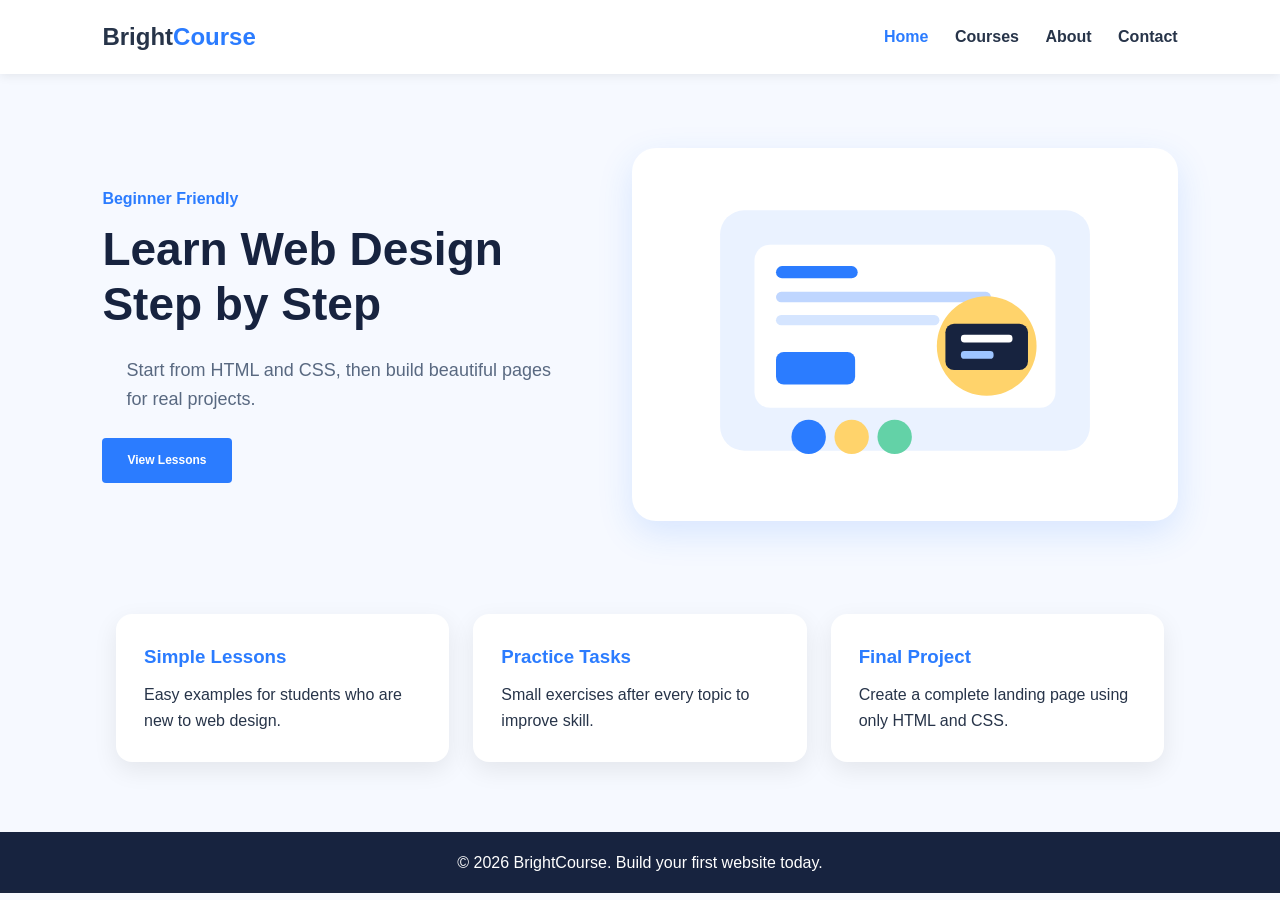
<file: index.html>
<!DOCTYPE html>
<html lang="en">

<head>
  <meta charset="UTF-8">
  <!-- The viewport meta tag ensures the website scales correctly on mobile devices -->
  <meta name="viewport" content="width=device-width, initial-scale=1.0">
  <title>Bright Web Course - Home</title>
  <!-- Link to the external CSS stylesheet that styles all pages -->
  <link rel="stylesheet" href="style.css">
</head>

<body>

  <!-- ==================== MAIN HEADER & NAVIGATION ==================== -->
  <!-- The <header> tag represents the top area containing the logo and main navigation menu -->
  <header class="site-header">
    <!-- The brand logo. The <span> tag allows us to style "Course" differently from "Bright" in CSS -->
    <div class="logo">Bright<span>Course</span></div>

    <!-- The <nav> tag holds the navigation links to other pages -->
    <nav>
      <!-- The "active" class marks the current page in the menu so it stays highlighted -->
      <a class="active" href="index.html">Home</a>
      <a href="courses.html">Courses</a>
      <a href="about.html">About</a>
      <a href="contact.html">Contact</a>
    </nav>
  </header>

  <!-- ==================== MAIN CONTENT ==================== -->
  <!-- The <main> tag contains the primary unique content of the page -->
  <main>

    <!-- Hero Section (Two-Column Layout) -->
    <!-- The hero section is the first visual block visitors see. We style it side-by-side using Flexbox -->
    <section class="hero">

      <!-- Left Column: Heading and Call-to-Action Text -->
      <div class="hero-text">
        <p class="tag">Beginner Friendly</p>
        <h1>Learn Web Design Step by Step</h1>
        <p class="lead">Start from HTML and CSS, then build beautiful pages for real projects.</p>
        <a class="button" href="courses.html">View Lessons</a>
      </div>

      <!-- Right Column: Visual illustration card -->
      <div class="hero-card">
        <img src="assets/home-illustration.svg" alt="Student learning web design">
      </div>

    </section>

    <!-- Features Section (Three-Column Layout) -->
    <!-- A horizontal row of three benefit cards, styled side-by-side using Flexbox in CSS -->
    <section class="features">

      <!-- Feature Card 1 -->
      <div class="feature-card">
        <h3>Simple Lessons</h3>
        <p>Easy examples for students who are new to web design.</p>
      </div>

      <!-- Feature Card 2 -->
      <div class="feature-card">
        <h3>Practice Tasks</h3>
        <p>Small exercises after every topic to improve skill.</p>
      </div>

      <!-- Feature Card 3 -->
      <div class="feature-card">
        <h3>Final Project</h3>
        <p>Create a complete landing page using only HTML and CSS.</p>
      </div>

    </section>
  </main>

  <!-- ==================== FOOTER ==================== -->
  <!-- The <footer> tag is used for the bottom of the page, containing copyright info -->
  <footer>
    <p>&copy; 2026 BrightCourse. Build your first website today.</p>
  </footer>

</body>

</html>
</file>
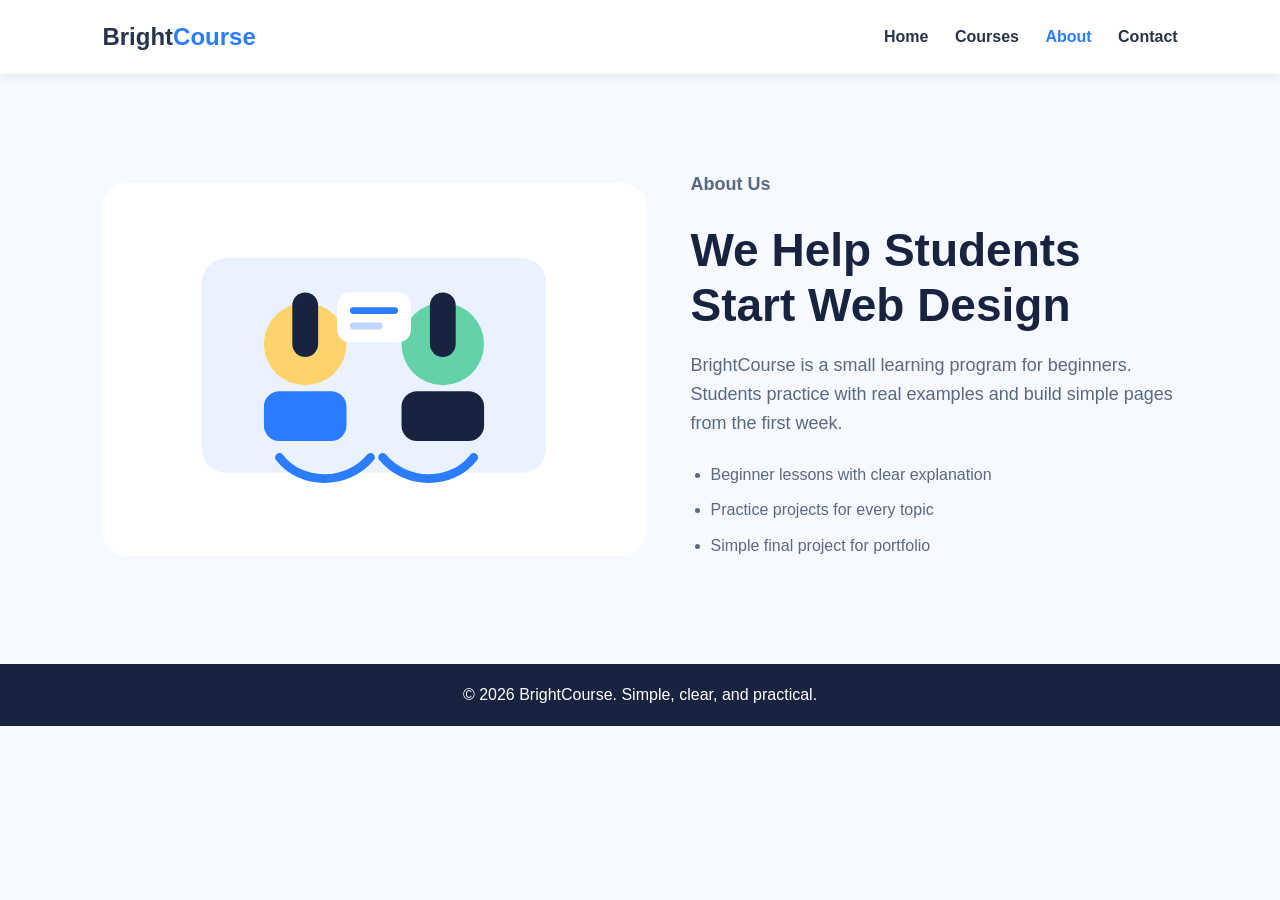
<file: about.html>
<!DOCTYPE html>
<html lang="en">
<head>
  <meta charset="UTF-8">
  <meta name="viewport" content="width=device-width, initial-scale=1.0">
  <title>Bright Web Course - About</title>
  <link rel="stylesheet" href="style.css">
</head>
<body>

  <!-- ==================== MAIN HEADER & NAVIGATION ==================== -->
  <header class="site-header">
    <div class="logo">Bright<span>Course</span></div>
    <nav>
      <a href="index.html">Home</a>
      <a href="courses.html">Courses</a>
      <!-- Active link is set to "About" for this page -->
      <a class="active" href="about.html">About</a>
      <a href="contact.html">Contact</a>
    </nav>
  </header>

  <!-- ==================== MAIN CONTENT ==================== -->
  <main>
    
    <!-- About Section (Two-Column Layout) -->
    <!-- Similar to the Hero on the home page, this section splits the image and text side-by-side using Flexbox -->
    <section class="about-section">
      
      <!-- Left Column: Visual Image Card -->
      <div class="about-image">
        <img src="assets/about-illustration.svg" alt="Team teaching web design">
      </div>
      
      <!-- Right Column: Text Information and Bullet Points -->
      <div class="about-text">
        <p class="tag">About Us</p>
        <h1>We Help Students Start Web Design</h1>
        <p>BrightCourse is a small learning program for beginners. Students practice with real examples and build simple pages from the first week.</p>
        
        <!-- Bullet point lists (<ul> for Unordered List, <li> for List Item) -->
        <ul>
          <li>Beginner lessons with clear explanation</li>
          <li>Practice projects for every topic</li>
          <li>Simple final project for portfolio</li>
        </ul>
      </div>
      
    </section>
  </main>

  <!-- ==================== FOOTER ==================== -->
  <footer>
    <p>&copy; 2026 BrightCourse. Simple, clear, and practical.</p>
  </footer>

</body>
</html>
</file>
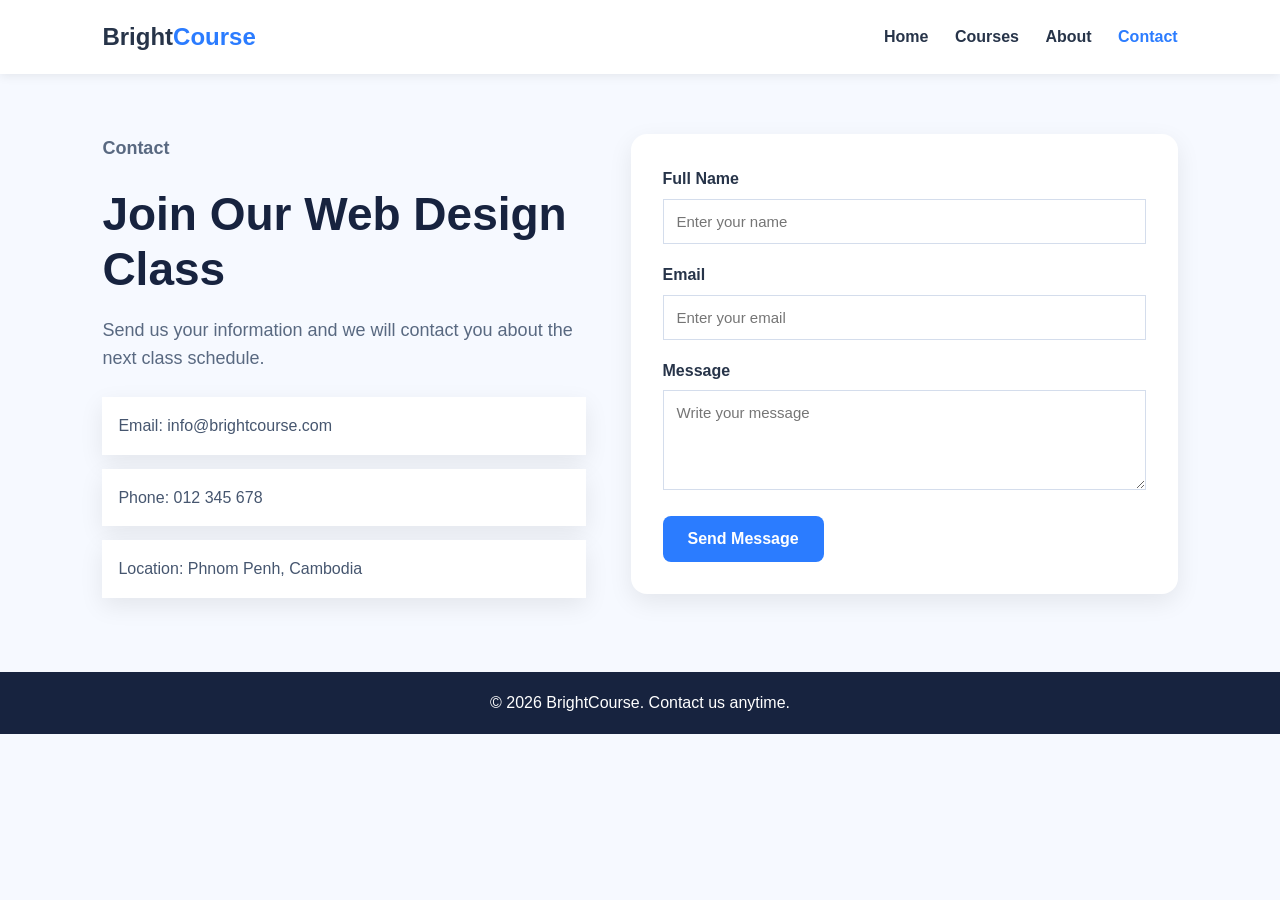
<file: contact.html>
<!DOCTYPE html>
<html lang="en">
<head>
  <meta charset="UTF-8">
  <meta name="viewport" content="width=device-width, initial-scale=1.0">
  <title>Bright Web Course - Contact</title>
  <link rel="stylesheet" href="style.css">
</head>
<body>

  <!-- ==================== MAIN HEADER & NAVIGATION ==================== -->
  <header class="site-header">
    <div class="logo">Bright<span>Course</span></div>
    <nav>
      <a href="index.html">Home</a>
      <a href="courses.html">Courses</a>
      <a href="about.html">About</a>
      <!-- Active link is set to "Contact" for this page -->
      <a class="active" href="contact.html">Contact</a>
    </nav>
  </header>

  <!-- ==================== MAIN CONTENT ==================== -->
  <main>
    
    <!-- Contact Container (Two Columns: Info on left, Form on right) -->
    <section class="contact-wrapper">
      
      <!-- Left Column: School Contact Info Details -->
      <div class="contact-info">
        <p class="tag">Contact</p>
        <h1>Join Our Web Design Class</h1>
        <p>Send us your information and we will contact you about the next class schedule.</p>
        
        <!-- Info boxes showing plain contact information blocks -->
        <div class="info-box">Email: info@brightcourse.com</div>
        <div class="info-box">Phone: 012 345 678</div>
        <div class="info-box">Location: Phnom Penh, Cambodia</div>
      </div>

      <!-- Right Column: Interactive HTML Form -->
      <!-- The <form> element allows users to input information and submit it -->
      <form class="contact-form">
        <!-- The <label> provides a clickable, visible description for an input element -->
        <!-- The "for" attribute MUST match the input's "id" attribute to link them together -->
        <label for="name">Full Name</label>
        <!-- <input> is a single-line text input field -->
        <input id="name" type="text" placeholder="Enter your name">

        <label for="email">Email</label>
        <input id="email" type="email" placeholder="Enter your email">

        <label for="message">Message</label>
        <!-- <textarea> is a multi-line input field, perfect for messages and comments -->
        <textarea id="message" rows="5" placeholder="Write your message"></textarea>

        <!-- Submit button -->
        <button type="button">Send Message</button>
      </form>
      
    </section>
  </main>

  <!-- ==================== FOOTER ==================== -->
  <footer>
    <p>&copy; 2026 BrightCourse. Contact us anytime.</p>
  </footer>

</body>
</html>
</file>
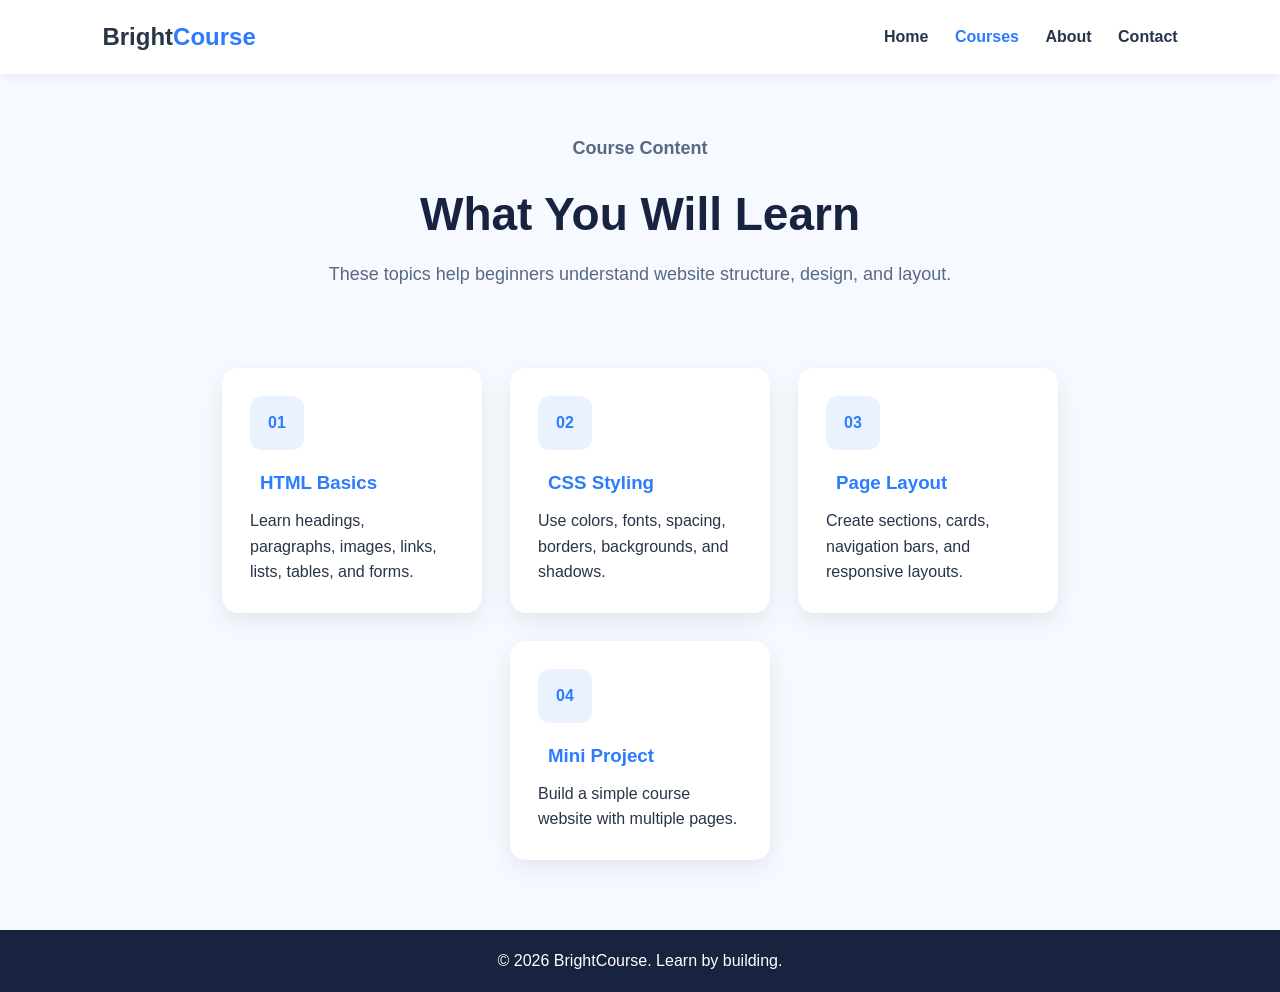
<file: courses.html>
<!DOCTYPE html>
<html lang="en">
<head>
  <meta charset="UTF-8">
  <meta name="viewport" content="width=device-width, initial-scale=1.0">
  <title>Bright Web Course - Courses</title>
  <link rel="stylesheet" href="style.css">
</head>
<body>

  <!-- ==================== MAIN HEADER & NAVIGATION ==================== -->
  <header class="site-header">
    <div class="logo">Bright<span>Course</span></div>
    <nav>
      <a href="index.html">Home</a>
      <!-- Active link is set to "Courses" for this page -->
      <a class="active" href="courses.html">Courses</a>
      <a href="about.html">About</a>
      <a href="contact.html">Contact</a>
    </nav>
  </header>

  <!-- ==================== MAIN CONTENT ==================== -->
  <main>
    
    <!-- Page Header (Centered Title Section) -->
    <section class="page-title">
      <p class="tag">Course Content</p>
      <h1>What You Will Learn</h1>
      <p>These topics help beginners understand website structure, design, and layout.</p>
    </section>

    <!-- Grid Layout Section -->
    <!-- The course-grid wraps multiple items that wrap automatically if they exceed row width -->
    <section class="course-grid">
      
      <!-- Course Card 1 -->
      <div class="course-card">
        <!-- Number indicator block, styled in CSS to look like a small square tag -->
        <div class="icon-box">01</div>
        <h3>HTML Basics</h3>
        <p>Learn headings, paragraphs, images, links, lists, tables, and forms.</p>
      </div>
      
      <!-- Course Card 2 -->
      <div class="course-card">
        <div class="icon-box">02</div>
        <h3>CSS Styling</h3>
        <p>Use colors, fonts, spacing, borders, backgrounds, and shadows.</p>
      </div>
      
      <!-- Course Card 3 -->
      <div class="course-card">
        <div class="icon-box">03</div>
        <h3>Page Layout</h3>
        <p>Create sections, cards, navigation bars, and responsive layouts.</p>
      </div>
      
      <!-- Course Card 4 -->
      <div class="course-card">
        <div class="icon-box">04</div>
        <h3>Mini Project</h3>
        <p>Build a simple course website with multiple pages.</p>
      </div>
      
    </section>
  </main>

  <!-- ==================== FOOTER ==================== -->
  <footer>
    <p>&copy; 2026 BrightCourse. Learn by building.</p>
  </footer>

</body>
</html>
</file>
<file: style.css>
/* ==========================================================================
   BRIGHTCOURSE STYLESHEET - STUDENT PRACTICE WORKSHEET
   This file is organized by section. All style properties have been removed.
   Your task is to fill in the correct CSS properties based on the comments!
   ========================================================================== */

/* ==========================================
   1. RESET & GLOBAL STYLES
   ========================================== */

/* The '*' selector targets every single HTML element on the page */
* {
  /* Hint: Clear default browser spacing outside elements (margin) */
  margin: 0;
  /* Hint: Clear default browser spacing inside elements (padding) */
  padding: 0;
  /* Hint: Include padding and border in the element's total width and height (box-sizing: border-box) */
  box-sizing: border-box;
}

body {
  /* Hint: Set the font family to 'Arial, sans-serif' */
  font-family: Arial, Helvetica, sans-serif;
  /* Hint: Set the background color to a soft light blue/gray (#f6f9ff) */
  background-color: #f6f9ff;
  /* Hint: Set the text color to a dark slate (#273449) */
  color: #273449;
  /* Hint: Set the line height to 1.6 to control vertical spacing between text lines */
  line-height: 1.6;
}

/* Global Heading 1 style, used on multiple pages */
h1 {
  /* Hint: Set font size to 46px */
  font-size: 46px;
  /* Hint: Set line height to 1.2 */
  line-height: 1.2;
  /* Hint: Set text color to a dark charcoal/blue (#17233f) */
  color: #17233f;
  /* Hint: Set spacing below the heading (margin-bottom) to 18px */
  margin-bottom: 18px;
}

/* Shared tag indicator (small colored subheadings) */
.tag {
  /* Hint: Set color to bright brand blue (#2b7cff) */
  color: #2b7cff;
  /* Hint: Set font-weight to bold */
  font-weight: bold;
  /* Hint: Set space below the tag (margin-bottom) to 10px */
  margin-bottom: 10px;
}


/* ==========================================
   2. NAVIGATION HEADER
   ========================================= */

.site-header {
  /* Hint: Set background color to white */
  background-color: white;
  /* Hint: Activate Flexbox layout (display: flex) */
  display: flex;
  /* Hint: Vertically center logo and nav items (align-items: center) */
  align-items: center;
  /* Hint: Push logo to left, nav links to right (justify-content: space-between) */
  justify-content: space-between;
  /* Hint: Set padding to 18px top/bottom, 8% left/right */
  padding: 18px 8% 18px 8%;
  /* Hint: Add a soft shadow beneath the header (box-shadow: 0 2px 10px rgba(0, 0, 0, 0.08)) */
  box-shadow:  0 2px 10px rgba(0, 0, 0, 0.08);
}

.logo {
  /* Hint: Set font size to 24px */
  font-size: 24px;
  /* Hint: Set font weight to bold */
  font-weight: bold;
  /* Hint: Set text color to dark indigo (#263a63) */
  color: (#263a63);
}

/* Target the span tag inside the logo to color it differently */
.logo span {
  /* Hint: Set text color to bright brand blue (#2b7cff) */
  color: #2b7cff;
}

/* Style navigation links */
nav a {
  /* Hint: Set text color to dark slate (#273449) */
  color: #273449;
  /* Hint: Remove the default underline from links (text-decoration: none) */
  text-decoration: none;
  /* Hint: Space out links horizontally on the left by 22px (margin-left) */
  margin-left: 22px; 
  /* Hint: Set font weight to bold */
  font-weight: bold;
}

/* Styles links when hovered OR when active (highlighted on current page) */
nav a:hover,
nav a.active {
  /* Hint: Change text color to bright brand blue (#2b7cff) */
  color: #2b7cff;
}


/* ==========================================
   3. BUTTON COMPONENTS
   ========================================== */

/* Shared class for standard action buttons */
.button {
  /* Hint: Allow setting margins/paddings like a block, but flow like inline text (display: inline-block) */
  display: inline-block;
  /* Hint: Set background color to bright brand blue (#2b7cff) */
  background-color: #2b7cff;
  /* Hint: Set text color to white */
  color: white;
  /* Hint: Remove text underline (text-decoration: none) */
  text-decoration: none;
  /* Hint: Set padding to 13px top/bottom, 25px left/right */
  padding: 13px 25px  ;
  /* Hint: Round the corners of the button by 8px (border-radius) */
  border-radius:  4px;
  /* Hint: Remove border styling (border: none) */
  border: none;
  /* Hint: Set font size to 16px */
  font-size: 12px;
  /* Hint: Set font weight to bold */
  font-weight: bold;
  /* Hint: Show a hand cursor when hovered (cursor: pointer) */
  cursor: pointer;
}

/* Hover style for the button */
.button:hover {
  /* Hint: Change background color to a darker blue on hover (#175ec9) */
  background-color: #175ec9;
}


/* ==========================================
   4. HOME PAGE (Hero & Features Section)
   ========================================== */

/* Hero container (splits text and image card) */
.hero {
  /* Hint: Set minimum height to 520px */
  min-height: 520px;
  /* Hint: Activate Flexbox layout (display: flex) */
  display: flex;
  /* Hint: Align items vertically in the center (align-items: center) */
  align-items: center;
  /* Hint: Push columns to separate sides (justify-content: space-between) */
  justify-content: space-between;
  /* Hint: Set padding to 60px top/bottom, 8% left/right */
  padding: 60px 8%;
  /* Hint: Add 40px of space between the left and right columns (gap) */
  gap: 40px;
}

.hero-text {
  /* Hint: Let the text container grow/shrink to take up half the space (flex: 1) */
  flex: 1;
}

/* Stylized lead paragraph for hero section */
.lead {
  /* Hint: Set font size to 18px */
  font-size: 18px;
  /* Hint: Set color to cool grey/slate (#596981) */
  color: #596981;
  /* Hint: Add margin below the paragraph of 24px */
  margin: 24px;
}

/* The box card containing the illustration image */
.hero-card {
  /* Hint: Let the card container grow/shrink to take up half the space (flex: 1) */
  flex: 1;
  /* Hint: Set background color to white */
  background-color: white;
  /* Hint: Round the card corners by 24px (border-radius) */
  border-radius: 24px;
  /* Hint: Set padding inside card to 28px */
  padding: 28px;
  /* Hint: Add a glowing soft blue shadow (box-shadow: 0 12px 35px rgba(43, 124, 255, 0.15)) */
  box-shadow: 0 12px 35px rgba(43, 124, 255, 0.15);
  /* Hint: Center-align all text and images inside the card */
  text-align: center;
}

.hero-card img {
  /* Hint: Scale image width to fill 100% of container */
  width: 100%;
  /* Hint: Prevent image from growing wider than 430px (max-width) */
  max-width: 430px;
}

/* Features section wrapper */
.features {
  /* Hint: Activate Flexbox layout (display: flex) */
  display: flex;
  /* Hint: Center the cards horizontally (justify-content: center) */
  justify-content: center;
  /* Hint: Set gap between cards to 24px */
  gap: 24px;
  /* Hint: Set padding to 20px top, 8% left/right, 70px bottom */
  padding: 20px 8% 70px 8%;
}

/* Feature cards */
.feature-card {
  /* Hint: Set card width to 31% to fit 3 cards evenly on one line */
  width: 31%;
  /* Hint: Set padding inside the card to 28px */
  padding: 28px;
  /* Hint: Set background color to white */
  background-color: white;
  /* Hint: Round corners by 16px (border-radius) */
  border-radius: 16px;
  /* Hint: Add soft grey card shadow (box-shadow: 0 8px 25px rgba(0, 0, 0, 0.08)) */
 box-shadow: 0 8px 25px rgba(0, 0, 0, 0.08); 
}

.feature-card h3 {
  /* Hint: Set header color to bright brand blue (#2b7cff) */
  color: #2b7cff;
  /* Hint: Add space below the heading (margin-bottom) of 10px */
  margin-bottom: 10px;
}


/* ==========================================
   5. COURSES PAGE
   ========================================== */

/* Header section on the Courses page */
.page-title {
  /* Hint: Center-align all text */
  text-align: center;
  /* Hint: Set padding to 60px top, 20px left/right, 35px bottom */
  padding: 60px 20px 35px;
}

.page-title p {
  /* Hint: Set font size to 18px */
  font-size: 18px;
  /* Hint: Set text color to cool grey/slate (#596981) */
  color: #596981;
  /* Hint: Add margin below the text of 24px */
  margin-bottom: 24px;
}

/* Grid of course cards */
.course-grid {
  /* Hint: Activate Flexbox layout (display: flex) */
  display: flex;
  /* Hint: Center cards horizontally (justify-content: center) */
  justify-content: center;
  /* Hint: Set gap between cards to 24px */
  gap: 28px;
  /* Hint: Set padding to 20px top, 8% left/right, 70px bottom */
  padding: 20px 8% 70px;
  /* Hint: Allow cards to wrap to the next line on mobile/smaller screens (flex-wrap: wrap) */
  flex-wrap: wrap;
}

/* Individual course card styling */
.course-card {
  /* Hint: Set fixed width of card to 260px */
  width: 260px;
  /* Hint: Set padding inside card to 28px */
  padding: 28px;
  /* Hint: Set background color to white */
  background-color: white;
  /* Hint: Round card corners by 16px (border-radius) */
  border-radius: 16px;
  /* Hint: Add soft grey card shadow (box-shadow: 0 8px 25px rgba(0, 0, 0, 0.08)) */
  box-shadow: 0 8px 25px rgba(0, 0, 0, 0.08);
}

.course-card h3 {
  /* Hint: Set heading color to bright brand blue (#2b7cff) */
  color: #2b7cff;
  /* Hint: Set margin below heading to 10px */
  margin: 10px;
}

/* Small square box displaying course numbers (e.g. 01, 02) */
.icon-box {
  /* Hint: Set box width to 54px */
  width: 54px;
  /* Hint: Set box height to 54px */
  height: 54px;
  /* Hint: Set background color to very soft blue (#eaf2ff) */
  background-color:#eaf2ff ;
  /* Hint: Set text color to bright brand blue (#2b7cff) */
  color: #2b7cff;
  /* Hint: Round corners by 12px (border-radius) */
  border-radius: 12px;
  /* Hint: Center-align text horizontally */
  text-align: center;
  /* Hint: Vertically center text by matching line-height to height (54px) */
  line-height: 54px;
  /* Hint: Set font-weight to bold */
  font-weight: bold;
  /* Hint: Set space below the box (margin-bottom) to 18px */
  margin-bottom:18px;
}


/* ==========================================
   6. ABOUT PAGE
   ========================================== */

/* Layout wrapper on the About page */
.about-section {
  /* Hint: Set minimum height to 590px */
  min-height: 590px;
  /* Hint: Activate Flexbox layout (display: flex) */
  display: flex;
  /* Hint: Center items vertically (align-items: center) */
  align-items: center;
  /* Hint: Set gap between columns to 45px */
  gap: 45px;
  /* Hint: Set padding to 60px top/bottom, 8% left/right */
  padding: 60px 8%;
}

.about-image {
  /* Hint: Let the image card container grow/shrink to take up half space (flex: 1) */
  flex:1;
  /* Hint: Set background color to white */
  background-color: white;
  /* Hint: Round corners by 24px (border-radius) */
  border-radius: 24px;
  /* Hint: Set padding inside to 28px */
  padding: 28px;
  /* Hint: Add soft glowing blue shadow (box-shadow: 0.150 12px 35px rgba(43, 124, 255, )) */
  box-shadow: 0 0.150 12px 35px rgba(43, 124, 255, 0.15);
  /* Hint: Center-align content inside */
  text-align: center;
}

.about-image img {
  /* Hint: Scale image to fill 100% of container */
  width: 100%;
  /* Hint: Limit image max width to 430px */
  max-width: 430px;
}

.about-text {
  /* Hint: Let the text container grow/shrink to take up half space (flex: 1) */
  flex: 1;
}

.about-text p {
  /* Hint: Set font size to 18px */
  font-size: 18px;
  /* Hint: Set color to cool grey/slate (#596981) */
  color: #596981;
  /* Hint: Set margin below text to 24px */
  margin-bottom: 24px;
}

/* Styling lists inside the about text */
.about-text ul {
  /* Hint: Indent list from left by 20px (margin-left) */
  margin-left: 20px;
  /* Hint: Set list text color to cool grey/slate (#596981) */
  color: #596981;
}

.about-text li {
  /* Hint: Add space below each list item (margin-bottom) of 10px */
  margin-bottom: 10px;
}


/* ==========================================
   7. CONTACT PAGE
   ========================================== */

/* Layout wrapper on the Contact page */
.contact-wrapper {
  /* Hint: Set minimum height to 590px */
  min-height: 590px;
  /* Hint: Activate Flexbox layout (display: flex) */
  display: flex;
  /* Hint: Align items to top of section (align-items: flex-start) */
  align-items: flex-start;
  /* Hint: Set gap between info and form to 45px */
  gap: 45px;
  /* Hint: Set padding to 60px top/bottom, 8% left/right */
  padding: 60px 8%;
}

.contact-info {
  /* Hint: Let info container grow/shrink to take up half space (flex: 1) */
  flex: 1;
}

.contact-info p {
  /* Hint: Set font size to 18px */
  font-size: 18px;
  /* Hint: Set text color to cool grey/slate (#596981) */
  color:#596981;
  /* Hint: Set margin below paragraph to 24px */
  margin-bottom: 24px;
}

/* Contact info detail blocks */
.info-box {
  /* Hint: Set padding inside box to 16px */
  padding: 16px;
  /* Hint: Set space below box (margin-bottom) to 14px */
  margin-bottom: 14px;
  /* Hint: Set text color to steel grey (#46566f) */
  color: #46566f;
  /* Hint: Set background color to white */
  background-color: white;
  /* Hint: Round card corners by 16px (border-radius) */
  border: 16px;
  /* Hint: Add soft grey card shadow (box-shadow: 0 8px 25px rgba(0, 0, 0, 0.08)) */
  box-shadow: 0 8px 25px rgba(0, 0, 0, 0.08);
}

/* Contact form card styling */
.contact-form {
  /* Hint: Let the form container grow/shrink to take up half space (flex: 1) */
  flex: 1;
  /* Hint: Set padding inside form to 32px */
  padding: 32px;
  /* Hint: Set background color to white */
  background-color: white;
  /* Hint: Round form card corners by 16px (border-radius) */
  border-radius: 16px;
  /* Hint: Add soft grey card shadow (box-shadow: 0 8px 25px rgba(0, 0, 0, 0.08)) */
  box-shadow: 0 8px 25px rgba(0, 0, 0, 0.08);
}

.contact-form label {
  /* Hint: Stack labels vertically above their inputs (display: block) */
  display: block;
  /* Hint: Make label text bold */
  font-weight: bold;
  /* Hint: Add spacing below label (margin-bottom) of 7px */
  margin-bottom: 7px;
}

.contact-form input,
.contact-form textarea {
  /* Hint: Form fields span 100% width of their container */
  width: 100%;
  /* Hint: Set padding inside fields to 13px */
  padding: 13px;
  /* Hint: Add spacing below fields (margin-bottom) of 18px */
  margin-bottom: 18px;
  /* Hint: Set border to 1px solid light blue/grey (#d4ddec) */
  border: 1px solid #d4ddec;
  /* Hint: Round input corners by 8px (border-radius) */
  border-radius: 8 px;
  /* Hint: Set font-family to 'Arial, sans-serif' */
  font-family: Arial,sans-serif;
  /* Hint: Set font size to 15px */
  font-size: 15px;
}

/* Custom textarea adjustments for text input */
.contact-form textarea {
  /* Hint: Set starting height of message field to 100px */
  height: 100px;
  /* Hint: Allow vertical resizing of textarea, block horizontal (resize: vertical) */
  resize: vertical;
}

/* Custom button style specific to the contact form */
.contact-form button {
  /* Hint: Make block inline to wrap content and flow naturally (display: inline-block) */
  display: inline-block;
  /* Hint: Set background color to bright brand blue (#2b7cff) */
  background-color: #2b7cff;
  /* Hint: Set text color to white */
  color: white;
  /* Hint: Set padding left/right to 25px */
  padding: 0 25px;
  /* Hint: Set fixed height to 46px */
  height: 46px;
  /* Hint: Vertically center text by matching line-height to height (46px) */
  line-height: 46px;
  /* Hint: Round button corners by 8px (border-radius) */
  border-radius: 8px;
  /* Hint: Remove default border (border: none) */
  border: none;
  /* Hint: Set font size to 16px */
  font-size: 16px;
  /* Hint: Set font-weight to bold */
  font-weight: bold;
  /* Hint: Show hand pointer on hover (cursor: pointer) */
  cursor: pointer;
}

.contact-form button:hover {
  /* Hint: Change background color to a darker blue on hover (#175ec9) */
  background-color: #175ec9;
}


/* ==========================================
   8. FOOTER
   ========================================== */

footer {
  /* Hint: Set background color to dark slate blue (#17233f) */
  background-color: #17233f;
  /* Hint: Set text color to white */
  color: white;
  /* Hint: Center-align text */
  text-align: center;
  /* Hint: Set padding inside footer to 18px */
  padding: 18PX;
}


/* ==========================================
   9. RESPONSIVE DESIGN (Media Queries)
   ========================================== */

/* This rule applies ONLY when the screen size is 768px wide or smaller (like tablet and mobile screens) */
@media (max-width: 768px) {
  
  /* Convert Flex layouts from rows (side-by-side) to columns (stacked) */
  .site-header,
  .hero,
  .about-section,
  .contact-wrapper,
  .features {
    /* Hint: Set flex-direction to column */
    flex-direction:column;
    /* Hint: Center-align all text (text-align: center) */
    text-align: center;
  }

  /* Spacing and alignments on mobile view */
  nav {
    /* Hint: Set top margin to 15px */
    margin-top: 15px;
  }

  nav a {
    /* Hint: Make inline-block to align properly (display: inline-block) */
    display: inline-block;
    /* Hint: Set margin spacing to 6px top/bottom, 8px left/right */
    margin: 6px 8px;
  }

  h1 {
    /* Hint: Shrink large mobile heading size to 34px */
    font-size: 34px;
  }

  /* Make benefit cards/course cards take up full width of screen on mobile */
  .feature-card,
  .course-card {
    /* Hint: Set width to 100% */
    width: 100%;
  }

  /* Align about-text bullets to the left on mobile for better readability */
  .about-text ul {
    /* Hint: Set text-alignment to left */
    text-align: left;
  }
}
</file>
